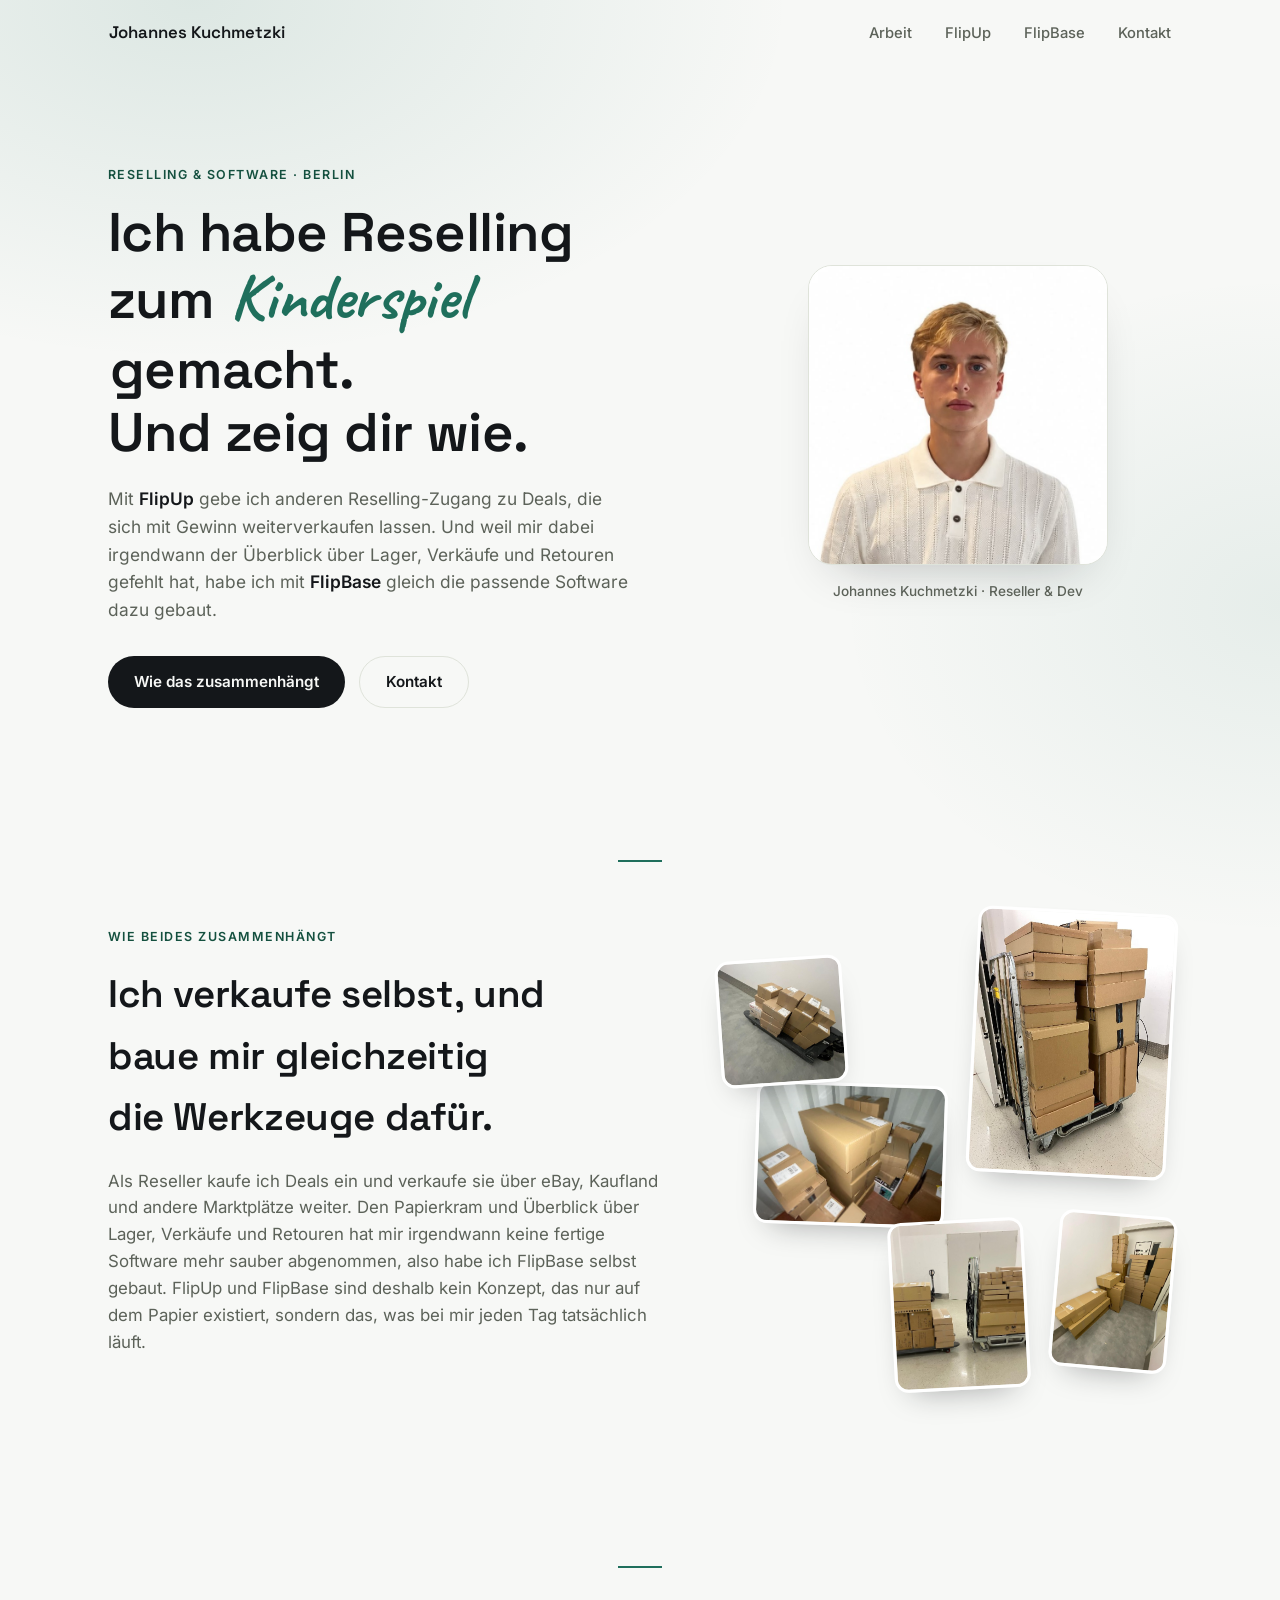
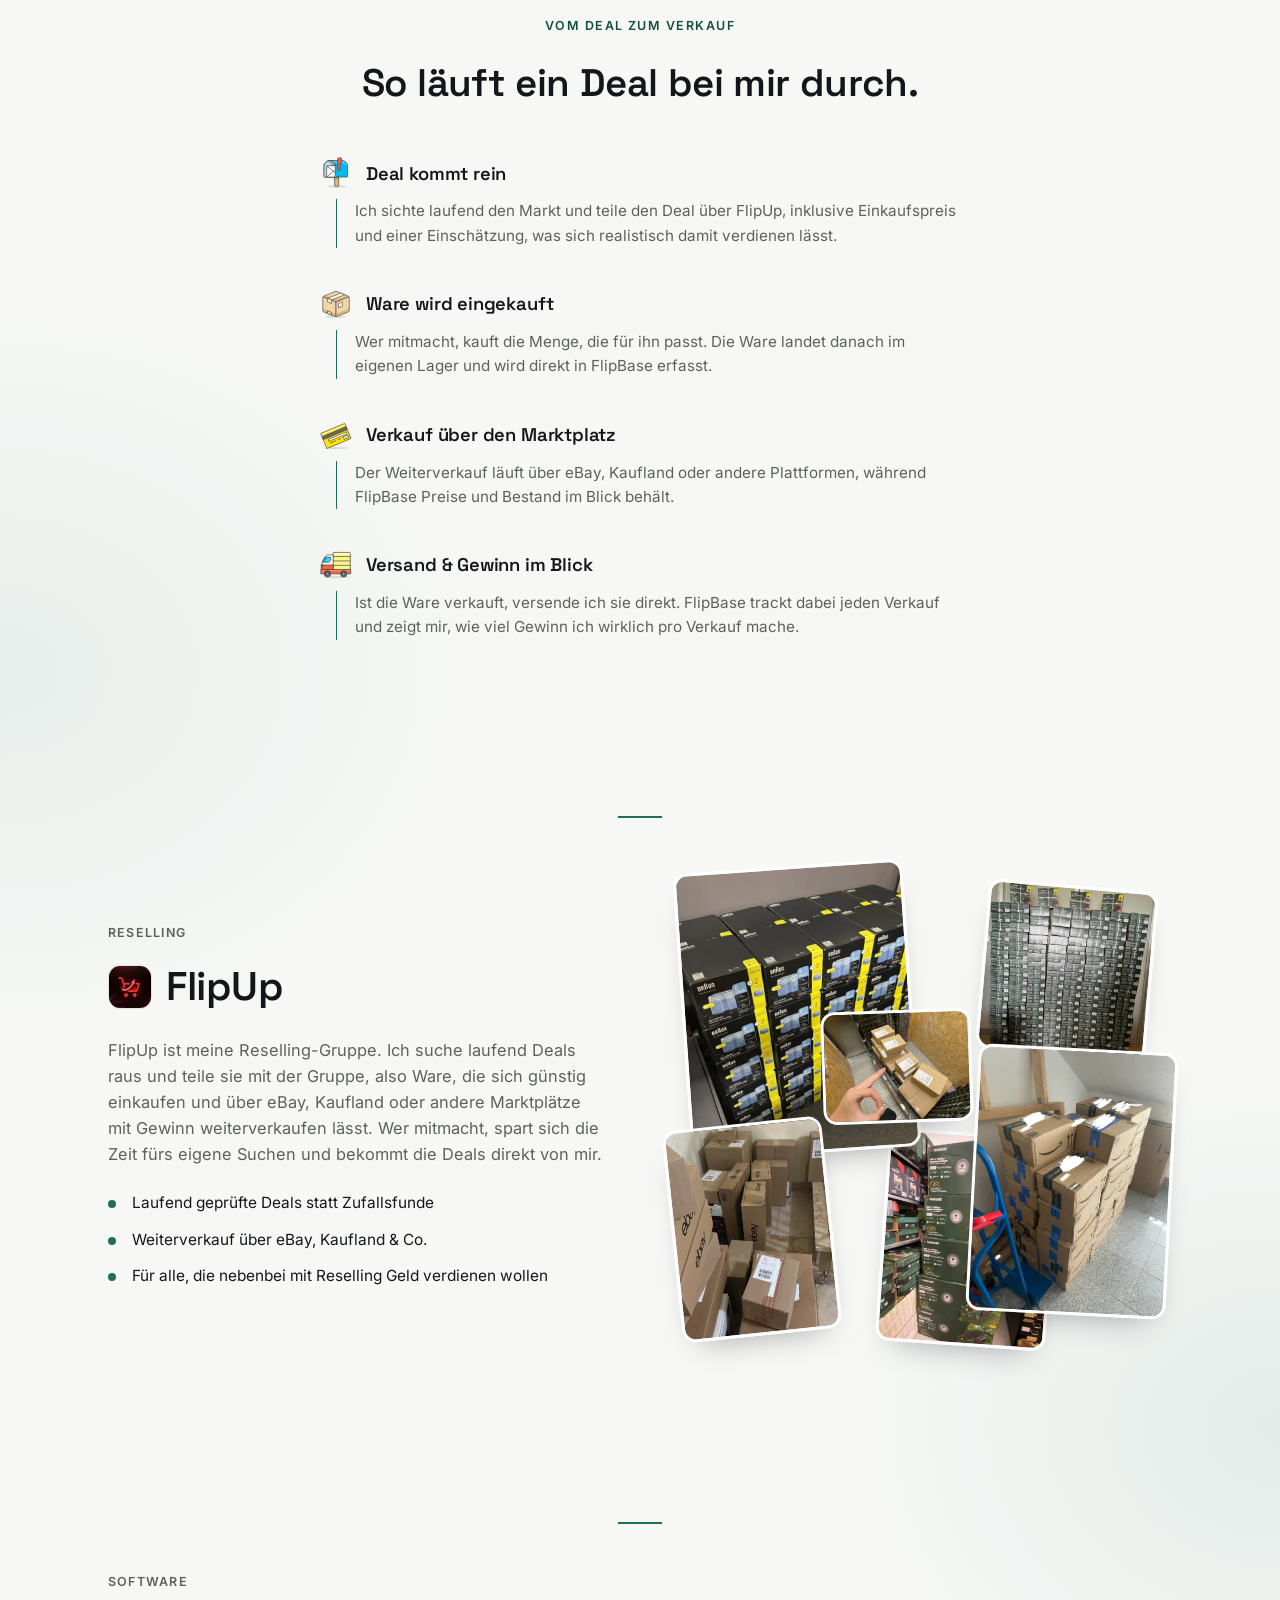
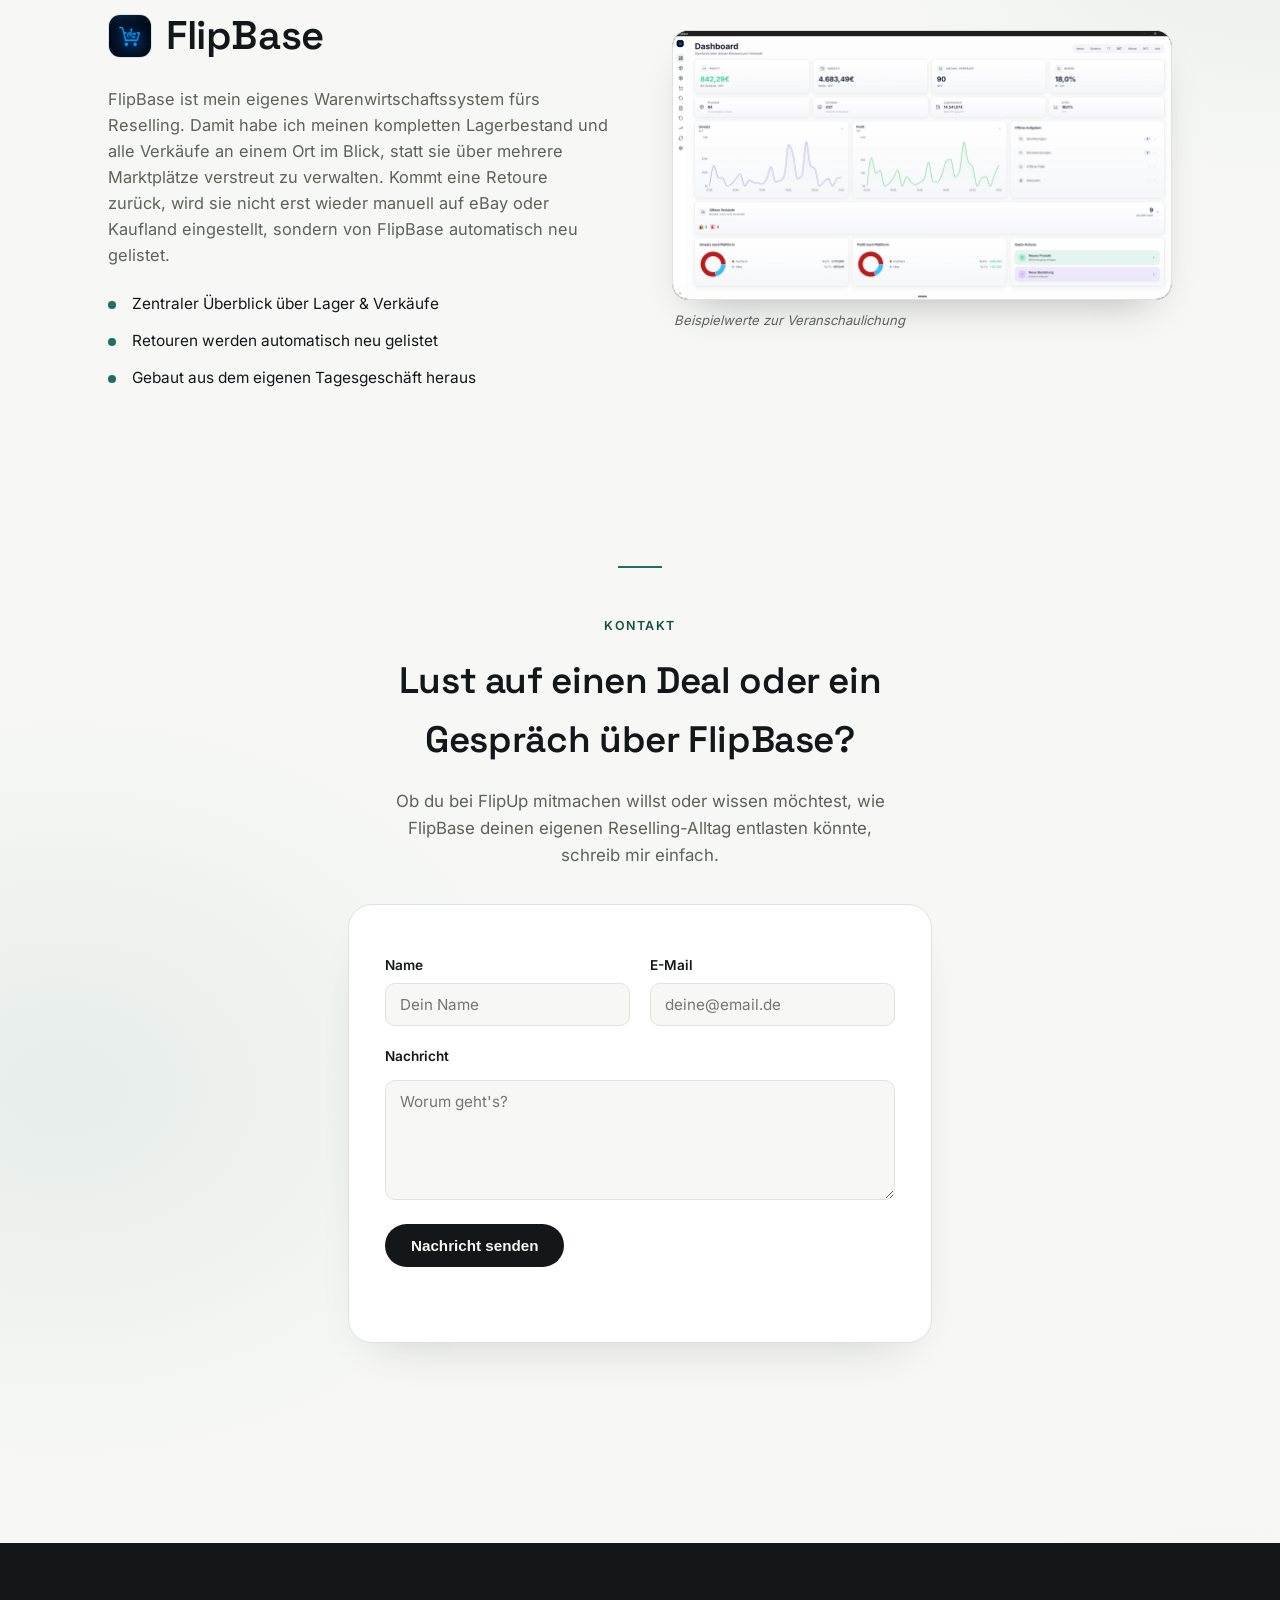
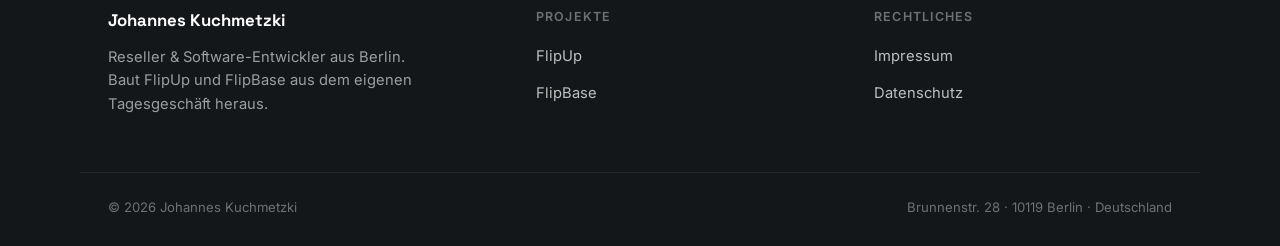
<file: index.html>
<!doctype html>
<html lang="de">
<head>
<meta charset="UTF-8">
<meta name="viewport" content="width=device-width, initial-scale=1.0">
<title>Johannes Kuchmetzki</title>
<meta name="description" content="Johannes Kuchmetzki, Reselling mit FlipUp, Warenwirtschaft mit FlipBase.">
<link rel="canonical" href="https://johanneskuchmetzki.de/">
<meta property="og:title" content="Johannes Kuchmetzki">
<meta property="og:description" content="Reselling mit FlipUp, Warenwirtschaft mit FlipBase.">
<meta property="og:type" content="website">
<meta property="og:url" content="https://johanneskuchmetzki.de/">
<link rel="icon" type="image/png" sizes="32x32" href="assets/favicon/favicon-32.png">
<link rel="icon" type="image/png" sizes="16x16" href="assets/favicon/favicon-16.png">
<link rel="apple-touch-icon" sizes="180x180" href="assets/favicon/favicon-180.png">
<link rel="stylesheet" href="style.css?v=13">
<script type="application/ld+json">
{
  "@context": "https://schema.org",
  "@type": "Person",
  "name": "Johannes Kuchmetzki",
  "url": "https://johanneskuchmetzki.de/",
  "jobTitle": "Reseller & Software-Entwickler",
  "address": {
    "@type": "PostalAddress",
    "streetAddress": "Brunnenstr. 28",
    "postalCode": "10119",
    "addressLocality": "Berlin",
    "addressCountry": "DE"
  },
  "email": "mailto:johanneskuchmetzki@gmail.com"
}
</script>
</head>
<body>

  <header class="nav" id="site-nav">
    <div class="nav-inner">
      <a class="nav-brand" href="#top">Johannes Kuchmetzki</a>
      <nav>
        <a href="#work">Arbeit</a>
        <a href="#flipup">FlipUp</a>
        <a href="#flipbase">FlipBase</a>
        <a href="#contact">Kontakt</a>
      </nav>
    </div>
  </header>

  <main id="top">

    <section class="hero">
      <div class="container hero-grid">
        <div class="hero-copy">
          <p class="eyebrow">Reselling &amp; Software · Berlin</p>
          <h1>Ich habe Reselling zum <span class="accent-script">Kinderspiel</span> gemacht.<br>Und zeig dir wie.</h1>
          <p class="hero-text">Mit <strong>FlipUp</strong> gebe ich anderen Reselling-Zugang zu Deals, die sich mit Gewinn weiterverkaufen lassen. Und weil mir dabei irgendwann der Überblick über Lager, Verkäufe und Retouren gefehlt hat, habe ich mit <strong>FlipBase</strong> gleich die passende Software dazu gebaut.</p>
          <div class="hero-actions">
            <a class="button" href="#work">Wie das zusammenhängt</a>
            <a class="button button-ghost" href="#contact">Kontakt</a>
          </div>
        </div>
        <div class="hero-portrait">
          <div class="portrait-frame">
            <img src="assets/portrait.jpg?v=3" alt="Portrait von Johannes Kuchmetzki">
          </div>
          <div class="portrait-tag">Johannes Kuchmetzki · Reseller &amp; Dev</div>
        </div>
      </div>
    </section>

    <section id="work" class="section intro">
      <div class="section-divider"></div>
      <div class="container intro-grid">
        <div>
          <p class="section-label">Wie beides zusammenhängt</p>
          <h2>Ich verkaufe selbst, und baue mir gleichzeitig die Werkzeuge dafür.</h2>
          <p class="lede">Als Reseller kaufe ich Deals ein und verkaufe sie über eBay, Kaufland und andere Marktplätze weiter. Den Papierkram und Überblick über Lager, Verkäufe und Retouren hat mir irgendwann keine fertige Software mehr sauber abgenommen, also habe ich FlipBase selbst gebaut. FlipUp und FlipBase sind deshalb kein Konzept, das nur auf dem Papier existiert, sondern das, was bei mir jeden Tag tatsächlich läuft.</p>
        </div>
        <div class="photo-collage collage-alt">
          <img src="assets/work-collage/photo-6.jpg" alt="Hoch gestapelte Pakete auf dem Transportwagen" class="photo w-1">
          <img src="assets/work-collage/photo-1.jpg" alt="Transportwagen mit Paketen im Lager" class="photo w-2">
          <img src="assets/work-collage/photo-7.jpg" alt="Gestapelte Kartons in der Lagerecke" class="photo w-3">
          <img src="assets/work-collage/photo-5.jpg" alt="Zwei Transportwagen voller Pakete" class="photo w-4">
          <img src="assets/work-collage/photo-4.jpg" alt="Gestapelte Ware im Lager" class="photo w-5">
        </div>
      </div>
    </section>

    <section class="section process alt">
      <div class="section-divider"></div>
      <div class="container">
        <p class="section-label">Vom Deal zum Verkauf</p>
        <h2>So läuft ein Deal bei mir durch.</h2>
        <div class="process-grid">
          <div class="process-step">
            <div class="process-heading">
              <img src="assets/icons/deal.svg?v=2" alt="" class="process-icon">
              <h3>Deal kommt rein</h3>
            </div>
            <div class="process-body">
              <p>Ich sichte laufend den Markt und teile den Deal über FlipUp, inklusive Einkaufspreis und einer Einschätzung, was sich realistisch damit verdienen lässt.</p>
            </div>
          </div>
          <div class="process-step">
            <div class="process-heading">
              <img src="assets/icons/package.svg?v=2" alt="" class="process-icon">
              <h3>Ware wird eingekauft</h3>
            </div>
            <div class="process-body">
              <p>Wer mitmacht, kauft die Menge, die für ihn passt. Die Ware landet danach im eigenen Lager und wird direkt in FlipBase erfasst.</p>
            </div>
          </div>
          <div class="process-step">
            <div class="process-heading">
              <img src="assets/icons/shop.svg?v=2" alt="" class="process-icon">
              <h3>Verkauf über den Marktplatz</h3>
            </div>
            <div class="process-body">
              <p>Der Weiterverkauf läuft über eBay, Kaufland oder andere Plattformen, während FlipBase Preise und Bestand im Blick behält.</p>
            </div>
          </div>
          <div class="process-step">
            <div class="process-heading">
              <img src="assets/icons/shipped.svg?v=2" alt="" class="process-icon">
              <h3>Versand &amp; Gewinn im Blick</h3>
            </div>
            <div class="process-body">
              <p>Ist die Ware verkauft, versende ich sie direkt. FlipBase trackt dabei jeden Verkauf und zeigt mir, wie viel Gewinn ich wirklich pro Verkauf mache.</p>
            </div>
          </div>
        </div>
      </div>
    </section>

    <section id="flipup" class="section product">
      <div class="section-divider"></div>
      <div class="container product-grid">
        <div class="product-copy">
          <p class="product-label">Reselling</p>
          <div class="product-heading">
            <img src="assets/logos/flipup-logo.jpg" alt="FlipUp Logo" class="product-logo">
            <a href="https://flipupde.de" target="_blank" rel="noopener" class="product-heading-link"><h2>FlipUp</h2></a>
          </div>
          <p class="product-desc">FlipUp ist meine Reselling-Gruppe. Ich suche laufend Deals raus und teile sie mit der Gruppe, also Ware, die sich günstig einkaufen und über eBay, Kaufland oder andere Marktplätze mit Gewinn weiterverkaufen lässt. Wer mitmacht, spart sich die Zeit fürs eigene Suchen und bekommt die Deals direkt von mir.</p>
          <ul class="product-points">
            <li>Laufend geprüfte Deals statt Zufallsfunde</li>
            <li>Weiterverkauf über eBay, Kaufland &amp; Co.</li>
            <li>Für alle, die nebenbei mit Reselling Geld verdienen wollen</li>
          </ul>
        </div>
        <div class="product-visual">
          <div class="photo-collage">
            <img src="assets/flipup/deal-1.webp" alt="Palette mit eingekauften Deal-Produkten" class="photo c-1">
            <img src="assets/flipup/deal-9.webp" alt="Aufgebaute Palette mit Akku-Sets" class="photo c-2">
            <img src="assets/flipup/deal-4.webp" alt="Amazon-Pakete im Lager" class="photo c-3">
            <img src="assets/flipup/deal-2.webp" alt="Versandkartons für eBay-Bestellungen" class="photo c-4">
            <img src="assets/flipup/deal-13.webp" alt="Pakete für den Versand vorbereitet" class="photo c-5">
            <img src="assets/flipup/deal-5.webp" alt="Gelagerte Ware bereit zum Versand" class="photo c-6">
          </div>
        </div>
      </div>
    </section>

    <section id="flipbase" class="section product product-reverse alt">
      <div class="section-divider"></div>
      <div class="container product-grid">
        <div class="product-copy">
          <p class="product-label">Software</p>
          <div class="product-heading">
            <img src="assets/logos/flipbase-logo.png?v=2" alt="FlipBase Logo" class="product-logo">
            <a href="https://flipbase.xyz" target="_blank" rel="noopener" class="product-heading-link"><h2>FlipBase</h2></a>
          </div>
          <p class="product-desc">FlipBase ist mein eigenes Warenwirtschaftssystem fürs Reselling. Damit habe ich meinen kompletten Lagerbestand und alle Verkäufe an einem Ort im Blick, statt sie über mehrere Marktplätze verstreut zu verwalten. Kommt eine Retoure zurück, wird sie nicht erst wieder manuell auf eBay oder Kaufland eingestellt, sondern von FlipBase automatisch neu gelistet.</p>
          <ul class="product-points">
            <li>Zentraler Überblick über Lager &amp; Verkäufe</li>
            <li>Retouren werden automatisch neu gelistet</li>
            <li>Gebaut aus dem eigenen Tagesgeschäft heraus</li>
          </ul>
        </div>
        <div class="product-visual">
          <div class="dashboard-frame">
            <img src="assets/flipbase/dashboard.png?v=2" alt="FlipBase Dashboard mit Umsatz, Profit und Lagerbestand">
          </div>
          <p class="photo-caption">Beispielwerte zur Veranschaulichung</p>
        </div>
      </div>
    </section>

    <section id="contact" class="section contact">
      <div class="section-divider"></div>
      <div class="container contact-center">
        <p class="section-label">Kontakt</p>
        <h2>Lust auf einen Deal oder ein Gespräch über FlipBase?</h2>
        <p class="lede">Ob du bei FlipUp mitmachen willst oder wissen möchtest, wie FlipBase deinen eigenen Reselling-Alltag entlasten könnte, schreib mir einfach.</p>

        <form class="contact-form" id="contact-form">
          <input type="hidden" name="access_key" value="a005b5ab-7905-478a-b794-3e7efb199d5d">
          <input type="hidden" name="subject" value="Kontakt über johanneskuchmetzki.de">
          <input type="checkbox" name="botcheck" style="display:none" tabindex="-1" autocomplete="off">
          <div class="contact-form-row">
            <div>
              <label for="cf-name">Name</label>
              <input type="text" id="cf-name" name="name" placeholder="Dein Name" required>
            </div>
            <div>
              <label for="cf-email">E-Mail</label>
              <input type="email" id="cf-email" name="email" placeholder="deine@email.de" required>
            </div>
          </div>
          <label for="cf-message">Nachricht</label>
          <textarea id="cf-message" name="message" placeholder="Worum geht's?" required></textarea>
          <button type="submit" class="button" id="cf-submit">Nachricht senden</button>
          <p class="contact-form-status" id="cf-status" role="status"></p>
        </form>
      </div>
    </section>

  </main>

  <footer class="footer">
    <div class="container footer-grid">
      <div>
        <p class="footer-brand">Johannes Kuchmetzki</p>
        <p class="footer-tagline">Reseller &amp; Software-Entwickler aus Berlin. Baut FlipUp und FlipBase aus dem eigenen Tagesgeschäft heraus.</p>
      </div>
      <div>
        <p class="footer-heading">Projekte</p>
        <ul class="footer-links">
          <li><a href="https://flipupde.de" target="_blank" rel="noopener">FlipUp</a></li>
          <li><a href="https://flipbase.xyz" target="_blank" rel="noopener">FlipBase</a></li>
        </ul>
      </div>
      <div>
        <p class="footer-heading">Rechtliches</p>
        <ul class="footer-links">
          <li><a href="impressum.html">Impressum</a></li>
          <li><a href="datenschutz.html">Datenschutz</a></li>
        </ul>
      </div>
    </div>
    <div class="container footer-bottom">
      <span>© 2026 Johannes Kuchmetzki</span>
      <span>Brunnenstr. 28 · 10119 Berlin · Deutschland</span>
    </div>
  </footer>

  <script>
    var siteNav = document.getElementById('site-nav');
    function updateNavScroll() {
      if (window.scrollY > 24) {
        siteNav.classList.add('scrolled');
      } else {
        siteNav.classList.remove('scrolled');
      }
    }
    updateNavScroll();
    window.addEventListener('scroll', updateNavScroll, { passive: true });
  </script>

  <script>
    var contactForm = document.getElementById('contact-form');
    if (contactForm) {
      contactForm.addEventListener('submit', function (e) {
        e.preventDefault();
        var statusEl = document.getElementById('cf-status');
        var submitBtn = document.getElementById('cf-submit');
        var formData = new FormData(contactForm);
        var object = {};
        formData.forEach(function (value, key) { object[key] = value; });

        submitBtn.disabled = true;
        submitBtn.textContent = 'Wird gesendet …';
        statusEl.textContent = '';
        statusEl.className = 'contact-form-status';

        fetch('https://api.web3forms.com/submit', {
          method: 'POST',
          headers: { 'Content-Type': 'application/json', Accept: 'application/json' },
          body: JSON.stringify(object)
        })
          .then(function (res) { return res.json(); })
          .then(function (data) {
            if (data.success) {
              contactForm.reset();
              statusEl.textContent = 'Danke, deine Nachricht ist angekommen!';
              statusEl.className = 'contact-form-status success';
            } else {
              throw new Error(data.message || 'Unbekannter Fehler');
            }
          })
          .catch(function () {
            statusEl.textContent = 'Senden hat nicht geklappt. Schreib mir gerne direkt an johanneskuchmetzki@gmail.com.';
            statusEl.className = 'contact-form-status error';
          })
          .finally(function () {
            submitBtn.disabled = false;
            submitBtn.textContent = 'Nachricht senden';
          });
      });
    }
  </script>

</body>
</html>
</file>
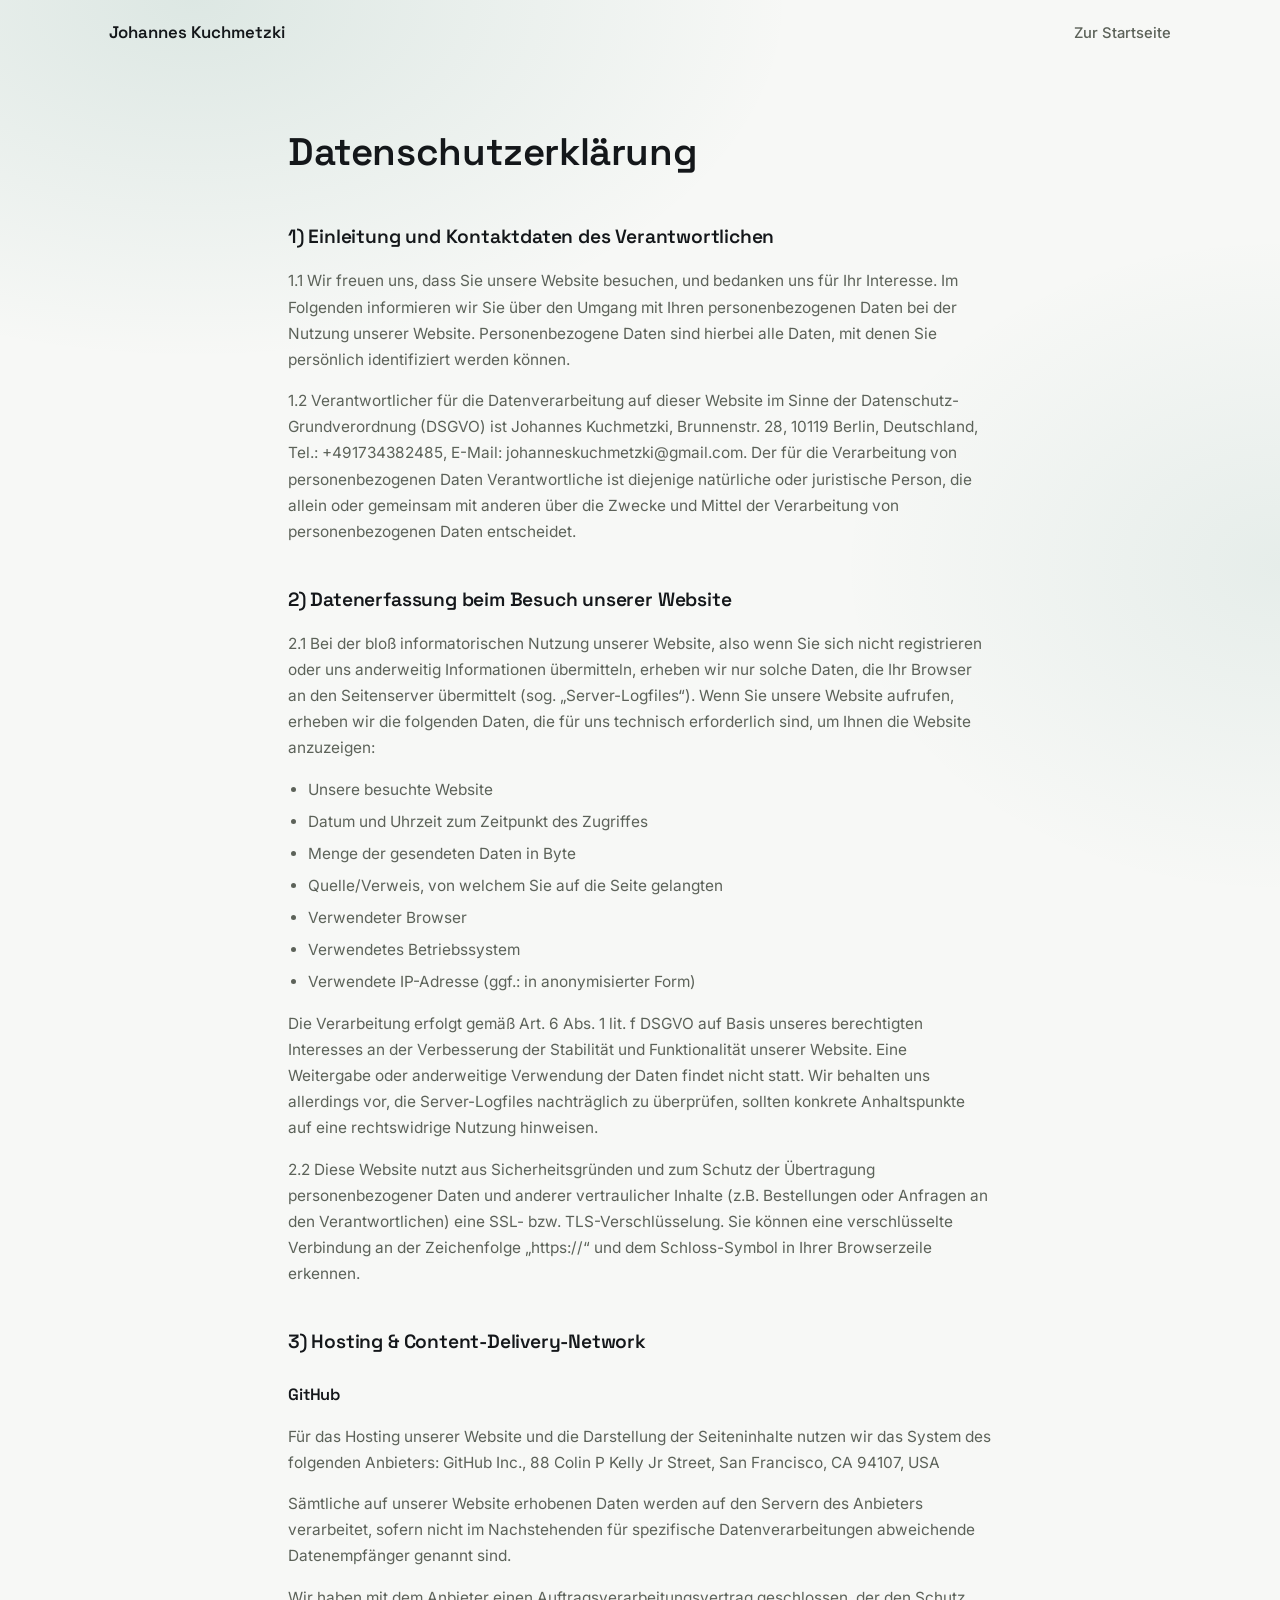
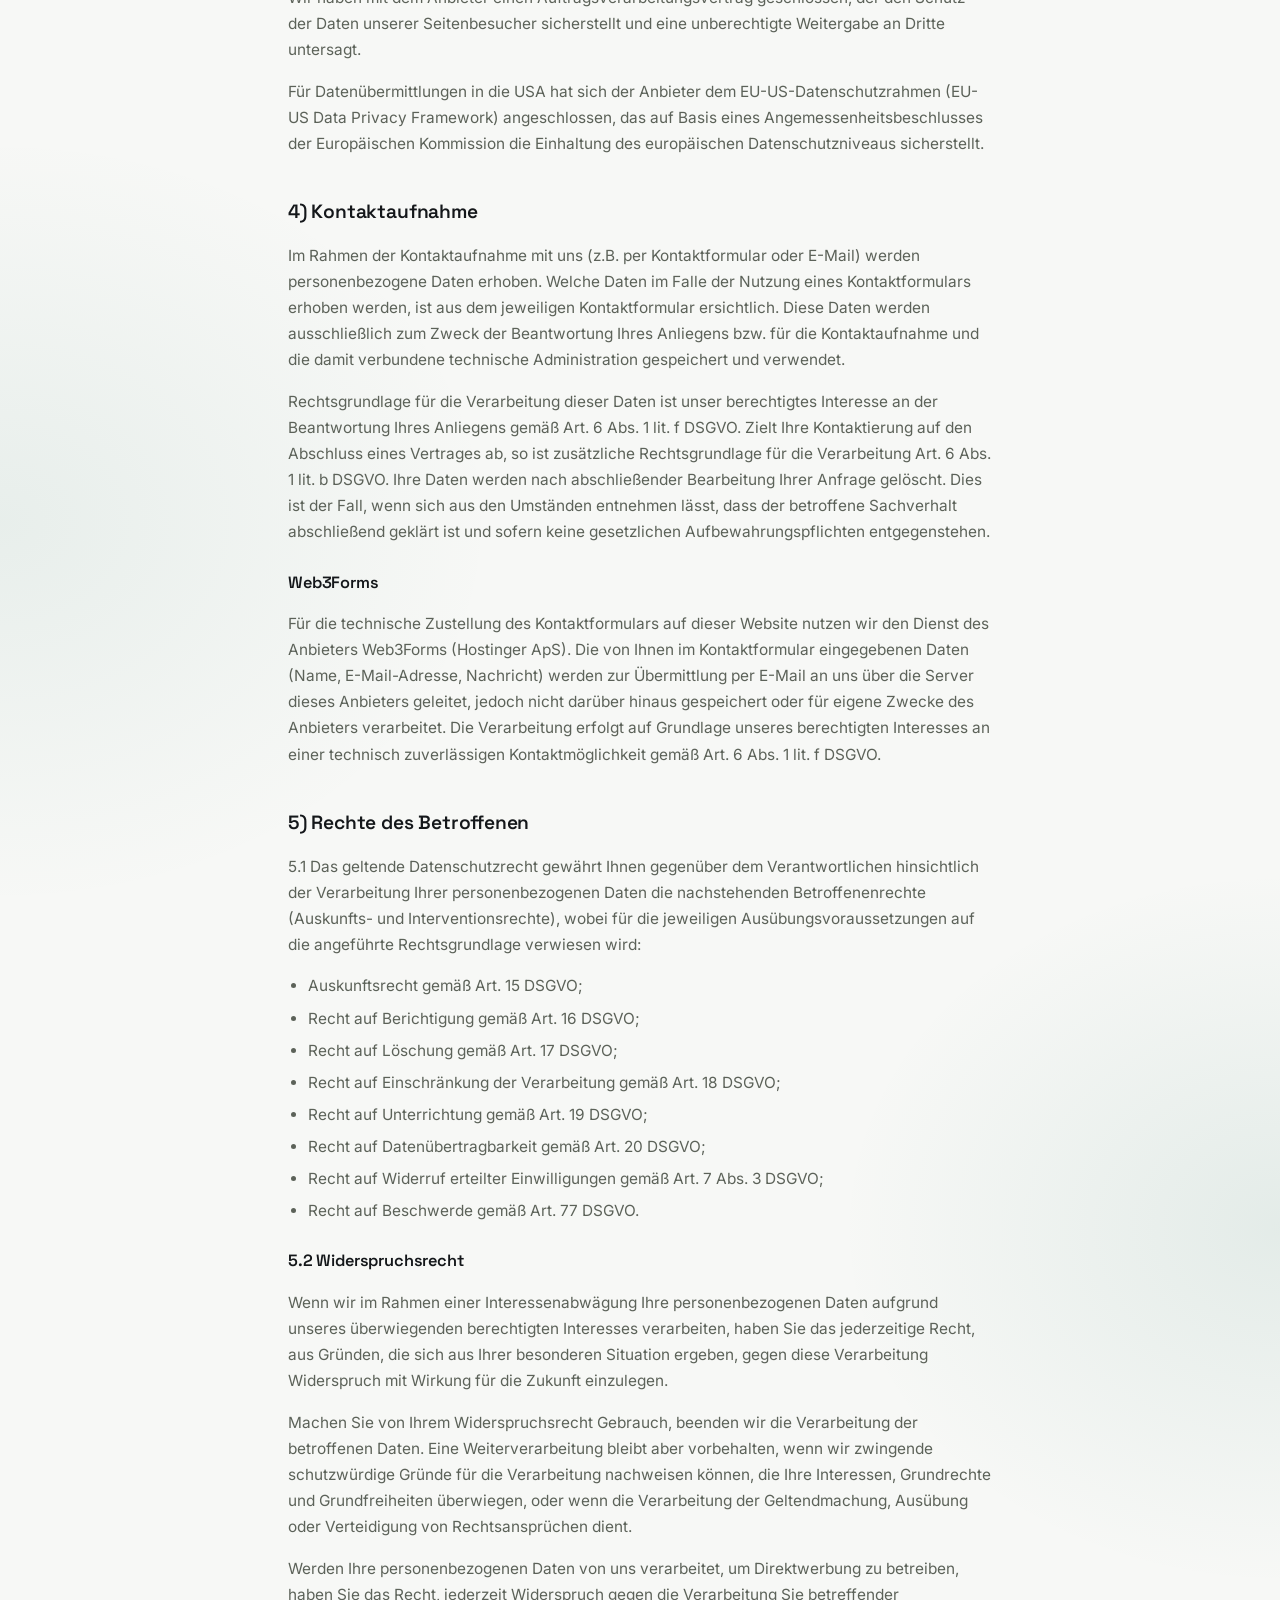
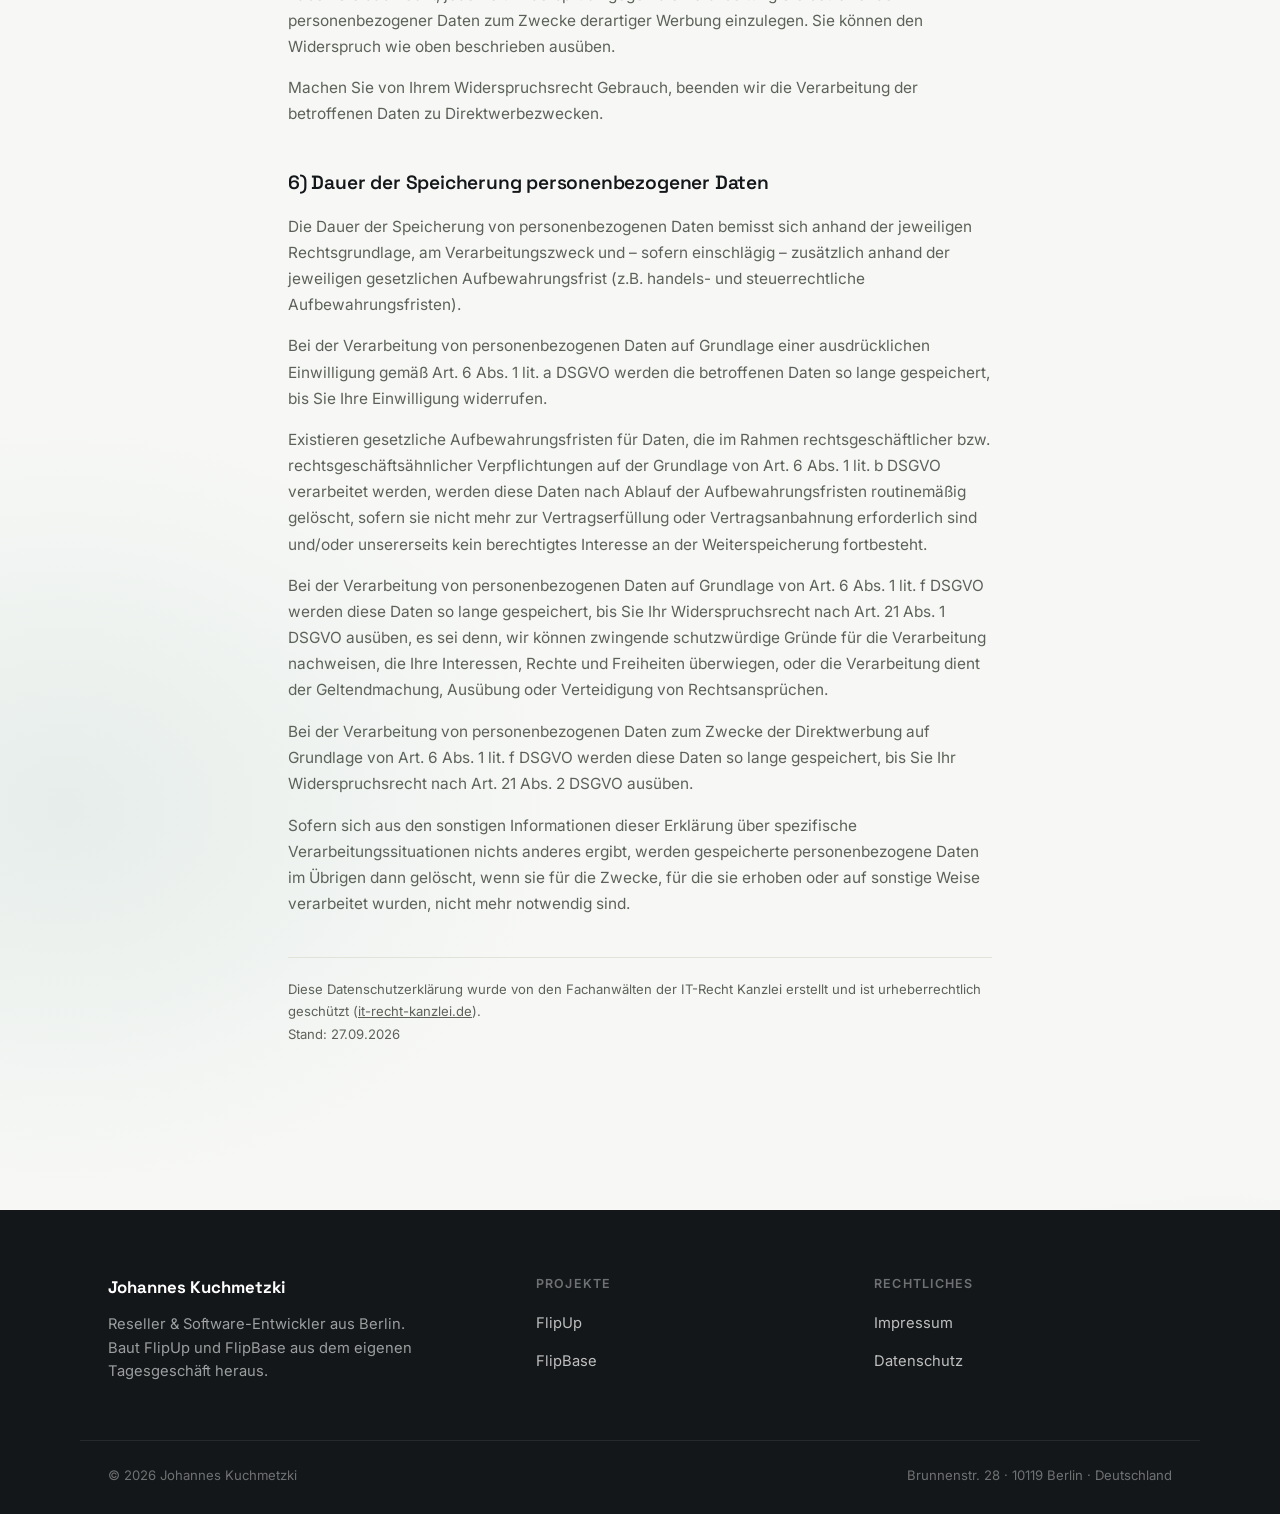
<file: datenschutz.html>
<!doctype html>
<html lang="de">
<head>
<meta charset="UTF-8">
<meta name="viewport" content="width=device-width, initial-scale=1.0">
<title>Datenschutzerklärung — Johannes Kuchmetzki</title>
<link rel="icon" type="image/png" sizes="32x32" href="assets/favicon/favicon-32.png">
<link rel="icon" type="image/png" sizes="16x16" href="assets/favicon/favicon-16.png">
<link rel="apple-touch-icon" sizes="180x180" href="assets/favicon/favicon-180.png">
<link rel="stylesheet" href="style.css?v=13">
</head>
<body>

  <header class="nav" id="site-nav">
    <div class="nav-inner">
      <a class="nav-brand" href="index.html">Johannes Kuchmetzki</a>
      <nav>
        <a href="index.html">Zur Startseite</a>
      </nav>
    </div>
  </header>

  <main>
    <section class="section legal">
      <div class="container legal-content">
        <h1>Datenschutzerklärung</h1>

        <h2>1) Einleitung und Kontaktdaten des Verantwortlichen</h2>
        <p>1.1 Wir freuen uns, dass Sie unsere Website besuchen, und bedanken uns für Ihr Interesse. Im Folgenden informieren wir Sie über den Umgang mit Ihren personenbezogenen Daten bei der Nutzung unserer Website. Personenbezogene Daten sind hierbei alle Daten, mit denen Sie persönlich identifiziert werden können.</p>
        <p>1.2 Verantwortlicher für die Datenverarbeitung auf dieser Website im Sinne der Datenschutz-Grundverordnung (DSGVO) ist Johannes Kuchmetzki, Brunnenstr. 28, 10119 Berlin, Deutschland, Tel.: +491734382485, E-Mail: johanneskuchmetzki@gmail.com. Der für die Verarbeitung von personenbezogenen Daten Verantwortliche ist diejenige natürliche oder juristische Person, die allein oder gemeinsam mit anderen über die Zwecke und Mittel der Verarbeitung von personenbezogenen Daten entscheidet.</p>

        <h2>2) Datenerfassung beim Besuch unserer Website</h2>
        <p>2.1 Bei der bloß informatorischen Nutzung unserer Website, also wenn Sie sich nicht registrieren oder uns anderweitig Informationen übermitteln, erheben wir nur solche Daten, die Ihr Browser an den Seitenserver übermittelt (sog. „Server-Logfiles“). Wenn Sie unsere Website aufrufen, erheben wir die folgenden Daten, die für uns technisch erforderlich sind, um Ihnen die Website anzuzeigen:</p>
        <ul>
          <li>Unsere besuchte Website</li>
          <li>Datum und Uhrzeit zum Zeitpunkt des Zugriffes</li>
          <li>Menge der gesendeten Daten in Byte</li>
          <li>Quelle/Verweis, von welchem Sie auf die Seite gelangten</li>
          <li>Verwendeter Browser</li>
          <li>Verwendetes Betriebssystem</li>
          <li>Verwendete IP-Adresse (ggf.: in anonymisierter Form)</li>
        </ul>
        <p>Die Verarbeitung erfolgt gemäß Art. 6 Abs. 1 lit. f DSGVO auf Basis unseres berechtigten Interesses an der Verbesserung der Stabilität und Funktionalität unserer Website. Eine Weitergabe oder anderweitige Verwendung der Daten findet nicht statt. Wir behalten uns allerdings vor, die Server-Logfiles nachträglich zu überprüfen, sollten konkrete Anhaltspunkte auf eine rechtswidrige Nutzung hinweisen.</p>
        <p>2.2 Diese Website nutzt aus Sicherheitsgründen und zum Schutz der Übertragung personenbezogener Daten und anderer vertraulicher Inhalte (z.B. Bestellungen oder Anfragen an den Verantwortlichen) eine SSL- bzw. TLS-Verschlüsselung. Sie können eine verschlüsselte Verbindung an der Zeichenfolge „https://“ und dem Schloss-Symbol in Ihrer Browserzeile erkennen.</p>

        <h2>3) Hosting & Content-Delivery-Network</h2>
        <h3>GitHub</h3>
        <p>Für das Hosting unserer Website und die Darstellung der Seiteninhalte nutzen wir das System des folgenden Anbieters: GitHub Inc., 88 Colin P Kelly Jr Street, San Francisco, CA 94107, USA</p>
        <p>Sämtliche auf unserer Website erhobenen Daten werden auf den Servern des Anbieters verarbeitet, sofern nicht im Nachstehenden für spezifische Datenverarbeitungen abweichende Datenempfänger genannt sind.</p>
        <p>Wir haben mit dem Anbieter einen Auftragsverarbeitungsvertrag geschlossen, der den Schutz der Daten unserer Seitenbesucher sicherstellt und eine unberechtigte Weitergabe an Dritte untersagt.</p>
        <p>Für Datenübermittlungen in die USA hat sich der Anbieter dem EU-US-Datenschutzrahmen (EU-US Data Privacy Framework) angeschlossen, das auf Basis eines Angemessenheitsbeschlusses der Europäischen Kommission die Einhaltung des europäischen Datenschutzniveaus sicherstellt.</p>

        <h2>4) Kontaktaufnahme</h2>
        <p>Im Rahmen der Kontaktaufnahme mit uns (z.B. per Kontaktformular oder E-Mail) werden personenbezogene Daten erhoben. Welche Daten im Falle der Nutzung eines Kontaktformulars erhoben werden, ist aus dem jeweiligen Kontaktformular ersichtlich. Diese Daten werden ausschließlich zum Zweck der Beantwortung Ihres Anliegens bzw. für die Kontaktaufnahme und die damit verbundene technische Administration gespeichert und verwendet.</p>
        <p>Rechtsgrundlage für die Verarbeitung dieser Daten ist unser berechtigtes Interesse an der Beantwortung Ihres Anliegens gemäß Art. 6 Abs. 1 lit. f DSGVO. Zielt Ihre Kontaktierung auf den Abschluss eines Vertrages ab, so ist zusätzliche Rechtsgrundlage für die Verarbeitung Art. 6 Abs. 1 lit. b DSGVO. Ihre Daten werden nach abschließender Bearbeitung Ihrer Anfrage gelöscht. Dies ist der Fall, wenn sich aus den Umständen entnehmen lässt, dass der betroffene Sachverhalt abschließend geklärt ist und sofern keine gesetzlichen Aufbewahrungspflichten entgegenstehen.</p>
        <h3>Web3Forms</h3>
        <p>Für die technische Zustellung des Kontaktformulars auf dieser Website nutzen wir den Dienst des Anbieters Web3Forms (Hostinger ApS). Die von Ihnen im Kontaktformular eingegebenen Daten (Name, E-Mail-Adresse, Nachricht) werden zur Übermittlung per E-Mail an uns über die Server dieses Anbieters geleitet, jedoch nicht darüber hinaus gespeichert oder für eigene Zwecke des Anbieters verarbeitet. Die Verarbeitung erfolgt auf Grundlage unseres berechtigten Interesses an einer technisch zuverlässigen Kontaktmöglichkeit gemäß Art. 6 Abs. 1 lit. f DSGVO.</p>

        <h2>5) Rechte des Betroffenen</h2>
        <p>5.1 Das geltende Datenschutzrecht gewährt Ihnen gegenüber dem Verantwortlichen hinsichtlich der Verarbeitung Ihrer personenbezogenen Daten die nachstehenden Betroffenenrechte (Auskunfts- und Interventionsrechte), wobei für die jeweiligen Ausübungsvoraussetzungen auf die angeführte Rechtsgrundlage verwiesen wird:</p>
        <ul>
          <li>Auskunftsrecht gemäß Art. 15 DSGVO;</li>
          <li>Recht auf Berichtigung gemäß Art. 16 DSGVO;</li>
          <li>Recht auf Löschung gemäß Art. 17 DSGVO;</li>
          <li>Recht auf Einschränkung der Verarbeitung gemäß Art. 18 DSGVO;</li>
          <li>Recht auf Unterrichtung gemäß Art. 19 DSGVO;</li>
          <li>Recht auf Datenübertragbarkeit gemäß Art. 20 DSGVO;</li>
          <li>Recht auf Widerruf erteilter Einwilligungen gemäß Art. 7 Abs. 3 DSGVO;</li>
          <li>Recht auf Beschwerde gemäß Art. 77 DSGVO.</li>
        </ul>
        <h3>5.2 Widerspruchsrecht</h3>
        <p>Wenn wir im Rahmen einer Interessenabwägung Ihre personenbezogenen Daten aufgrund unseres überwiegenden berechtigten Interesses verarbeiten, haben Sie das jederzeitige Recht, aus Gründen, die sich aus Ihrer besonderen Situation ergeben, gegen diese Verarbeitung Widerspruch mit Wirkung für die Zukunft einzulegen.</p>
        <p>Machen Sie von Ihrem Widerspruchsrecht Gebrauch, beenden wir die Verarbeitung der betroffenen Daten. Eine Weiterverarbeitung bleibt aber vorbehalten, wenn wir zwingende schutzwürdige Gründe für die Verarbeitung nachweisen können, die Ihre Interessen, Grundrechte und Grundfreiheiten überwiegen, oder wenn die Verarbeitung der Geltendmachung, Ausübung oder Verteidigung von Rechtsansprüchen dient.</p>
        <p>Werden Ihre personenbezogenen Daten von uns verarbeitet, um Direktwerbung zu betreiben, haben Sie das Recht, jederzeit Widerspruch gegen die Verarbeitung Sie betreffender personenbezogener Daten zum Zwecke derartiger Werbung einzulegen. Sie können den Widerspruch wie oben beschrieben ausüben.</p>
        <p>Machen Sie von Ihrem Widerspruchsrecht Gebrauch, beenden wir die Verarbeitung der betroffenen Daten zu Direktwerbezwecken.</p>

        <h2>6) Dauer der Speicherung personenbezogener Daten</h2>
        <p>Die Dauer der Speicherung von personenbezogenen Daten bemisst sich anhand der jeweiligen Rechtsgrundlage, am Verarbeitungszweck und – sofern einschlägig – zusätzlich anhand der jeweiligen gesetzlichen Aufbewahrungsfrist (z.B. handels- und steuerrechtliche Aufbewahrungsfristen).</p>
        <p>Bei der Verarbeitung von personenbezogenen Daten auf Grundlage einer ausdrücklichen Einwilligung gemäß Art. 6 Abs. 1 lit. a DSGVO werden die betroffenen Daten so lange gespeichert, bis Sie Ihre Einwilligung widerrufen.</p>
        <p>Existieren gesetzliche Aufbewahrungsfristen für Daten, die im Rahmen rechtsgeschäftlicher bzw. rechtsgeschäftsähnlicher Verpflichtungen auf der Grundlage von Art. 6 Abs. 1 lit. b DSGVO verarbeitet werden, werden diese Daten nach Ablauf der Aufbewahrungsfristen routinemäßig gelöscht, sofern sie nicht mehr zur Vertragserfüllung oder Vertragsanbahnung erforderlich sind und/oder unsererseits kein berechtigtes Interesse an der Weiterspeicherung fortbesteht.</p>
        <p>Bei der Verarbeitung von personenbezogenen Daten auf Grundlage von Art. 6 Abs. 1 lit. f DSGVO werden diese Daten so lange gespeichert, bis Sie Ihr Widerspruchsrecht nach Art. 21 Abs. 1 DSGVO ausüben, es sei denn, wir können zwingende schutzwürdige Gründe für die Verarbeitung nachweisen, die Ihre Interessen, Rechte und Freiheiten überwiegen, oder die Verarbeitung dient der Geltendmachung, Ausübung oder Verteidigung von Rechtsansprüchen.</p>
        <p>Bei der Verarbeitung von personenbezogenen Daten zum Zwecke der Direktwerbung auf Grundlage von Art. 6 Abs. 1 lit. f DSGVO werden diese Daten so lange gespeichert, bis Sie Ihr Widerspruchsrecht nach Art. 21 Abs. 2 DSGVO ausüben.</p>
        <p>Sofern sich aus den sonstigen Informationen dieser Erklärung über spezifische Verarbeitungssituationen nichts anderes ergibt, werden gespeicherte personenbezogene Daten im Übrigen dann gelöscht, wenn sie für die Zwecke, für die sie erhoben oder auf sonstige Weise verarbeitet wurden, nicht mehr notwendig sind.</p>

        <p class="legal-copyright">Diese Datenschutzerklärung wurde von den Fachanwälten der IT-Recht Kanzlei erstellt und ist urheberrechtlich geschützt (<a href="https://www.it-recht-kanzlei.de" target="_blank" rel="noopener">it-recht-kanzlei.de</a>).<br>Stand: 27.09.2026</p>
      </div>
    </section>
  </main>

  <footer class="footer">
    <div class="container footer-grid">
      <div>
        <p class="footer-brand">Johannes Kuchmetzki</p>
        <p class="footer-tagline">Reseller &amp; Software-Entwickler aus Berlin. Baut FlipUp und FlipBase aus dem eigenen Tagesgeschäft heraus.</p>
      </div>
      <div>
        <p class="footer-heading">Projekte</p>
        <ul class="footer-links">
          <li><a href="https://flipupde.de" target="_blank" rel="noopener">FlipUp</a></li>
          <li><a href="https://flipbase.xyz" target="_blank" rel="noopener">FlipBase</a></li>
        </ul>
      </div>
      <div>
        <p class="footer-heading">Rechtliches</p>
        <ul class="footer-links">
          <li><a href="impressum.html">Impressum</a></li>
          <li><a href="datenschutz.html">Datenschutz</a></li>
        </ul>
      </div>
    </div>
    <div class="container footer-bottom">
      <span>© 2026 Johannes Kuchmetzki</span>
      <span>Brunnenstr. 28 · 10119 Berlin · Deutschland</span>
    </div>
  </footer>

  <script>
    var siteNav = document.getElementById('site-nav');
    function updateNavScroll() {
      if (window.scrollY > 24) {
        siteNav.classList.add('scrolled');
      } else {
        siteNav.classList.remove('scrolled');
      }
    }
    updateNavScroll();
    window.addEventListener('scroll', updateNavScroll, { passive: true });
  </script>

</body>
</html>
</file>
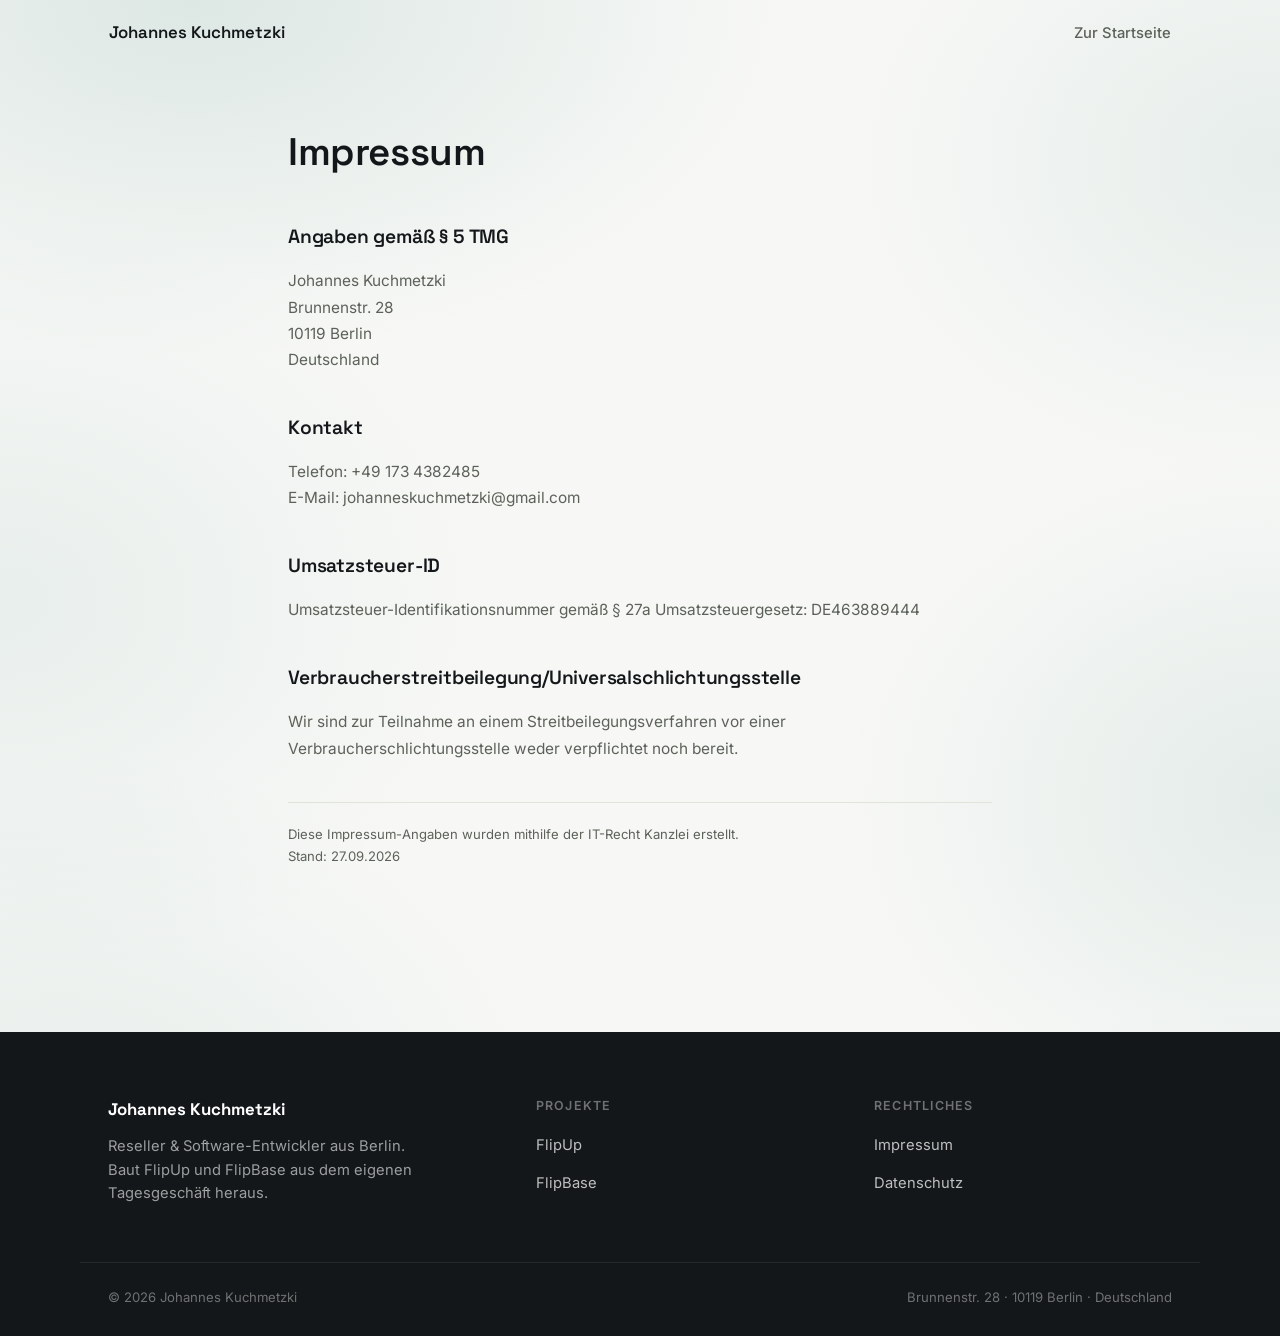
<file: impressum.html>
<!doctype html>
<html lang="de">
<head>
<meta charset="UTF-8">
<meta name="viewport" content="width=device-width, initial-scale=1.0">
<title>Impressum — Johannes Kuchmetzki</title>
<link rel="icon" type="image/png" sizes="32x32" href="assets/favicon/favicon-32.png">
<link rel="icon" type="image/png" sizes="16x16" href="assets/favicon/favicon-16.png">
<link rel="apple-touch-icon" sizes="180x180" href="assets/favicon/favicon-180.png">
<link rel="stylesheet" href="style.css?v=13">
</head>
<body>

  <header class="nav" id="site-nav">
    <div class="nav-inner">
      <a class="nav-brand" href="index.html">Johannes Kuchmetzki</a>
      <nav>
        <a href="index.html">Zur Startseite</a>
      </nav>
    </div>
  </header>

  <main>
    <section class="section legal">
      <div class="container legal-content">
        <h1>Impressum</h1>

        <h2>Angaben gemäß § 5 TMG</h2>
        <p>Johannes Kuchmetzki<br>
        Brunnenstr. 28<br>
        10119 Berlin<br>
        Deutschland</p>

        <h2>Kontakt</h2>
        <p>Telefon: +49 173 4382485<br>
        E-Mail: johanneskuchmetzki@gmail.com</p>

        <h2>Umsatzsteuer-ID</h2>
        <p>Umsatzsteuer-Identifikationsnummer gemäß § 27a Umsatzsteuergesetz: DE463889444</p>

        <h2>Verbraucherstreitbeilegung/Universalschlichtungsstelle</h2>
        <p>Wir sind zur Teilnahme an einem Streitbeilegungsverfahren vor einer Verbraucherschlichtungsstelle weder verpflichtet noch bereit.</p>

        <p class="legal-copyright">Diese Impressum-Angaben wurden mithilfe der IT-Recht Kanzlei erstellt.<br>Stand: 27.09.2026</p>
      </div>
    </section>
  </main>

  <footer class="footer">
    <div class="container footer-grid">
      <div>
        <p class="footer-brand">Johannes Kuchmetzki</p>
        <p class="footer-tagline">Reseller &amp; Software-Entwickler aus Berlin. Baut FlipUp und FlipBase aus dem eigenen Tagesgeschäft heraus.</p>
      </div>
      <div>
        <p class="footer-heading">Projekte</p>
        <ul class="footer-links">
          <li><a href="https://flipupde.de" target="_blank" rel="noopener">FlipUp</a></li>
          <li><a href="https://flipbase.xyz" target="_blank" rel="noopener">FlipBase</a></li>
        </ul>
      </div>
      <div>
        <p class="footer-heading">Rechtliches</p>
        <ul class="footer-links">
          <li><a href="impressum.html">Impressum</a></li>
          <li><a href="datenschutz.html">Datenschutz</a></li>
        </ul>
      </div>
    </div>
    <div class="container footer-bottom">
      <span>© 2026 Johannes Kuchmetzki</span>
      <span>Brunnenstr. 28 · 10119 Berlin · Deutschland</span>
    </div>
  </footer>

  <script>
    var siteNav = document.getElementById('site-nav');
    function updateNavScroll() {
      if (window.scrollY > 24) {
        siteNav.classList.add('scrolled');
      } else {
        siteNav.classList.remove('scrolled');
      }
    }
    updateNavScroll();
    window.addEventListener('scroll', updateNavScroll, { passive: true });
  </script>

</body>
</html>
</file>
<file: style.css>
@font-face {
  font-family: "Inter";
  src: url("assets/fonts/inter-latin.woff2") format("woff2");
  font-weight: 400 700;
  font-style: normal;
  font-display: swap;
}

@font-face {
  font-family: "Space Grotesk";
  src: url("assets/fonts/space-grotesk-latin.woff2") format("woff2");
  font-weight: 400 700;
  font-style: normal;
  font-display: swap;
}

@font-face {
  font-family: "Caveat";
  src: url("assets/fonts/caveat-700.woff2") format("woff2");
  font-weight: 700;
  font-style: normal;
  font-display: swap;
}

.accent-script {
  font-family: "Caveat", cursive;
  font-weight: 700;
  font-size: 1.2em;
  color: var(--accent);
  padding: 0 2px;
  position: relative;
}

.accent-script::after {
  content: "";
  position: absolute;
  left: 2px;
  right: 2px;
  bottom: 0.08em;
  height: 3px;
  background: var(--accent);
  border-radius: 2px;
  opacity: 0.55;
}

:root {
  --bg: #f7f8f6;
  --bg-alt: #eef1ec;
  --surface: #ffffff;
  --text: #14171a;
  --text-muted: #5c6259;
  --accent: #1f6f5c;
  --accent-ink: #14503f;
  --border: #dfe3da;
  --max-width: 1120px;
  color-scheme: light;
}

* { box-sizing: border-box; }

html { scroll-behavior: smooth; }

body {
  margin: 0;
  background:
    radial-gradient(1000px 600px at 15% 0%, rgba(31, 111, 92, 0.12), transparent 60%),
    radial-gradient(800px 600px at 100% 12%, rgba(31, 111, 92, 0.08), transparent 55%),
    radial-gradient(900px 700px at 0% 45%, rgba(31, 111, 92, 0.07), transparent 55%),
    radial-gradient(800px 650px at 100% 60%, rgba(31, 111, 92, 0.09), transparent 55%),
    radial-gradient(900px 700px at 5% 85%, rgba(31, 111, 92, 0.08), transparent 55%),
    radial-gradient(800px 600px at 95% 100%, rgba(31, 111, 92, 0.09), transparent 55%),
    var(--bg);
  color: var(--text);
  font-family: "Inter", -apple-system, BlinkMacSystemFont, "Segoe UI", sans-serif;
  line-height: 1.6;
}

h1, h2, h3 {
  font-family: "Space Grotesk", -apple-system, BlinkMacSystemFont, "Segoe UI", sans-serif;
  font-weight: 600;
  letter-spacing: -0.01em;
  margin: 0;
  text-wrap: balance;
}

.container {
  max-width: var(--max-width);
  margin: 0 auto;
  padding: 0 28px;
}

/* Nav */

.nav {
  position: sticky;
  top: 0;
  z-index: 20;
  padding: 0;
  transition: padding 0.25s ease;
}

.nav.scrolled {
  padding: 12px 20px 0;
}

.nav-inner {
  max-width: var(--max-width);
  margin: 0 auto;
  padding: 18px 28px;
  display: flex;
  justify-content: space-between;
  align-items: center;
  flex-wrap: wrap;
  gap: 12px;
  background: transparent;
  border: 1px solid transparent;
  border-radius: 999px;
  box-shadow: none;
  transition: padding 0.25s ease, background 0.25s ease, border-color 0.25s ease, box-shadow 0.25s ease;
}

.nav.scrolled .nav-inner {
  padding: 10px 24px;
  background: rgba(255, 255, 255, 0.78);
  backdrop-filter: blur(10px);
  border-color: rgba(255, 255, 255, 0.6);
  box-shadow: 0 10px 30px -14px rgba(20, 23, 26, 0.25);
}

.nav-brand {
  font-family: "Space Grotesk", sans-serif;
  font-weight: 600;
  font-size: 1.05rem;
  color: var(--text);
  text-decoration: none;
}

.nav nav a {
  color: var(--text-muted);
  text-decoration: none;
  margin-left: 28px;
  font-size: 0.92rem;
  font-weight: 500;
  transition: color 0.15s ease;
}

.nav nav a:first-child { margin-left: 0; }
.nav nav a:hover { color: var(--accent-ink); }

/* Hero */

.hero {
  padding: 96px 0 64px;
}

.hero-grid {
  display: grid;
  grid-template-columns: 1.15fr 0.85fr;
  gap: 56px;
  align-items: center;
}

.eyebrow {
  display: inline-block;
  text-transform: uppercase;
  letter-spacing: 0.12em;
  font-size: 0.78rem;
  font-weight: 600;
  color: var(--accent-ink);
  margin: 0 0 18px;
}

.hero h1 {
  font-size: clamp(2.3rem, 4.6vw, 3.4rem);
  line-height: 1.08;
  margin-bottom: 24px;
}

.hero-text {
  color: var(--text-muted);
  font-size: 1.08rem;
  max-width: 520px;
  margin: 0 0 32px;
}

.hero-text strong {
  color: var(--text);
  font-weight: 600;
}

.hero-actions {
  display: flex;
  gap: 14px;
  flex-wrap: wrap;
}

.button {
  display: inline-flex;
  align-items: center;
  background: var(--text);
  color: var(--bg);
  padding: 13px 26px;
  border-radius: 999px;
  text-decoration: none;
  font-weight: 600;
  font-size: 0.95rem;
  transition: transform 0.15s ease, background 0.15s ease;
}

.button:hover {
  background: var(--accent-ink);
  transform: translateY(-1px);
}

.button-ghost {
  background: transparent;
  color: var(--text);
  border: 1.5px solid var(--border);
}

.button-ghost:hover {
  background: var(--surface);
  color: var(--accent-ink);
  border-color: var(--accent-ink);
}

.hero-portrait {
  display: flex;
  flex-direction: column;
  align-items: center;
  gap: 16px;
}

.portrait-frame {
  width: 100%;
  max-width: 300px;
  aspect-ratio: 1 / 1;
  border-radius: 24px;
  overflow: hidden;
  border: 1px solid var(--border);
  box-shadow: 0 24px 48px -28px rgba(20, 23, 26, 0.3);
  background: var(--surface);
}

.portrait-frame img {
  width: 100%;
  height: 100%;
  object-fit: cover;
  display: block;
}

.portrait-tag {
  font-size: 0.85rem;
  color: var(--text-muted);
  font-weight: 500;
}

/* Process */

.process {
  text-align: center;
}

.process h2 {
  font-size: clamp(1.7rem, 3.2vw, 2.4rem);
  max-width: 640px;
  margin: 0 auto 44px;
}

.process-grid {
  display: flex;
  flex-direction: column;
  gap: 40px;
  max-width: 640px;
  margin: 0 auto;
  text-align: left;
}

.process-step {
  display: flex;
  flex-direction: column;
  gap: 10px;
}

.process-heading {
  display: flex;
  align-items: center;
  gap: 14px;
}

.process-icon {
  width: 32px;
  height: 32px;
  flex-shrink: 0;
}

.process-step h3 {
  font-size: 1.15rem;
}

.process-body {
  margin-left: 16px;
  border-left: 1px solid var(--accent);
  padding-left: 18px;
}

.process-step p {
  color: var(--text-muted);
  font-size: 0.95rem;
  margin: 0;
}

/* Sections */

.section {
  padding: 88px 0;
}

.section-divider {
  width: 44px;
  height: 2px;
  background: var(--accent);
  margin: 0 auto 48px;
}

.section-label {
  text-transform: uppercase;
  letter-spacing: 0.12em;
  font-size: 0.78rem;
  font-weight: 600;
  color: var(--accent-ink);
  margin: 0 0 16px;
}

.intro h2 {
  font-size: clamp(1.7rem, 3.2vw, 2.4rem);
  max-width: 760px;
  margin-bottom: 20px;
}

.intro-grid {
  display: grid;
  grid-template-columns: 1.1fr 0.9fr;
  gap: 56px;
  align-items: center;
}


.lede {
  color: var(--text-muted);
  font-size: 1.05rem;
  max-width: 640px;
}

/* Products */

.product-grid {
  display: grid;
  grid-template-columns: 1fr 1fr;
  gap: 64px;
  align-items: center;
}

.product-label {
  text-transform: uppercase;
  letter-spacing: 0.1em;
  font-size: 0.78rem;
  font-weight: 600;
  color: var(--text-muted);
  margin: 0 0 12px;
}

.product-heading {
  display: flex;
  align-items: center;
  gap: 14px;
  margin-bottom: 18px;
}

.product-logo {
  width: 44px;
  height: 44px;
  border-radius: 12px;
  object-fit: cover;
  border: 1px solid var(--border);
}

.product-heading-link {
  text-decoration: none;
  color: inherit;
  transition: color 0.15s ease;
}

.product-heading-link:hover {
  color: var(--accent-ink);
}

.product h2 {
  font-size: clamp(1.9rem, 3.6vw, 2.5rem);
}

.product-note {
  color: var(--text-muted);
  font-size: 0.9rem;
  font-style: italic;
  margin: 20px 0 0;
}

.product-grid-single {
  max-width: 640px;
}

.product-desc {
  color: var(--text-muted);
  font-size: 1.02rem;
  margin: 0 0 24px;
}

.product-points {
  list-style: none;
  padding: 0;
  margin: 0;
  display: flex;
  flex-direction: column;
  gap: 12px;
}

.product-points li {
  position: relative;
  padding-left: 24px;
  font-size: 0.96rem;
  color: var(--text);
}

.product-points li::before {
  content: "";
  position: absolute;
  left: 0;
  top: 9px;
  width: 8px;
  height: 8px;
  border-radius: 50%;
  background: var(--accent);
}

.photo {
  border-radius: 14px;
  object-fit: cover;
  border: 3px solid var(--surface);
  box-shadow: 0 16px 32px -18px rgba(20, 23, 26, 0.4);
}

/* Collage */

.photo-collage {
  position: relative;
  height: 480px;
}

.photo-collage .photo {
  position: absolute;
}

.c-1 { width: 46%; aspect-ratio: 4/5; top: 0; left: 2%; z-index: 2; transform: rotate(-4deg); }
.c-2 { width: 34%; aspect-ratio: 1/1; top: 4%; right: 4%; z-index: 1; transform: rotate(5deg); }
.c-3 { width: 40%; aspect-ratio: 3/4; top: 38%; right: 0; z-index: 3; transform: rotate(3deg); }
.c-4 { width: 32%; aspect-ratio: 3/4; bottom: 2%; left: 0; z-index: 2; transform: rotate(-6deg); }
.c-5 { width: 30%; aspect-ratio: 4/3; top: 30%; left: 30%; z-index: 4; transform: rotate(-2deg); }
.c-6 { width: 34%; aspect-ratio: 4/5; bottom: 0; right: 24%; z-index: 1; transform: rotate(4deg); }

.collage-alt .w-1 { width: 44%; aspect-ratio: 3/4; top: 0; right: 0; z-index: 2; transform: rotate(3deg); }
.collage-alt .w-2 { width: 28%; aspect-ratio: 1/1; top: 10%; left: 0; z-index: 3; transform: rotate(-4deg); }
.collage-alt .w-3 { width: 42%; aspect-ratio: 4/3; top: 36%; left: 8%; z-index: 1; transform: rotate(2deg); }
.collage-alt .w-4 { width: 30%; aspect-ratio: 4/5; bottom: 0; right: 32%; z-index: 4; transform: rotate(-3deg); }
.collage-alt .w-5 { width: 26%; aspect-ratio: 3/4; bottom: 4%; right: 0; z-index: 2; transform: rotate(5deg); }

/* Dashboard visual */

.dashboard-frame {
  border-radius: 16px;
  overflow: hidden;
  border: 1px solid var(--border);
  box-shadow: 0 20px 40px -22px rgba(20, 23, 26, 0.35);
  background: #111;
}

.dashboard-frame img {
  width: 100%;
  display: block;
}

.dashboard-placeholder {
  aspect-ratio: 16/10;
  display: flex;
  align-items: center;
  justify-content: center;
  color: rgba(247, 248, 246, 0.4);
  font-size: 0.9rem;
}

.photo-caption {
  margin: 10px 2px 0;
  font-size: 0.82rem;
  color: var(--text-muted);
  font-style: italic;
}

/* Skills */

.skills {
  text-align: center;
}

.tags {
  list-style: none;
  display: flex;
  flex-wrap: wrap;
  justify-content: center;
  gap: 12px;
  padding: 0;
  margin: 0;
}

.tags li {
  border: 1px solid var(--border);
  background: var(--surface);
  border-radius: 999px;
  padding: 10px 20px;
  font-size: 0.92rem;
  font-weight: 500;
  color: var(--text);
}

/* Contact */

.contact-center {
  max-width: 640px;
  margin: 0 auto;
  text-align: center;
}

.contact h2 {
  font-size: clamp(1.7rem, 3.2vw, 2.3rem);
  margin: 14px 0 18px;
}

.contact .lede {
  max-width: 520px;
  margin: 0 auto;
}

.contact-form {
  text-align: left;
  background: var(--surface);
  border: 1px solid var(--border);
  border-radius: 24px;
  padding: 36px;
  margin: 36px 0 16px;
  display: flex;
  flex-direction: column;
  gap: 6px;
  box-shadow: 0 24px 48px -28px rgba(20, 23, 26, 0.2);
}

.contact-form-row {
  display: grid;
  grid-template-columns: 1fr 1fr;
  gap: 20px;
}

.contact-form label {
  display: block;
  font-size: 0.85rem;
  font-weight: 600;
  color: var(--text);
  margin: 14px 0 6px;
}

.contact-form input,
.contact-form textarea {
  width: 100%;
  padding: 11px 14px;
  border-radius: 10px;
  border: 1px solid var(--border);
  font-family: inherit;
  font-size: 0.95rem;
  background: var(--bg);
  color: var(--text);
}

.contact-form textarea {
  min-height: 120px;
  resize: vertical;
}

.contact-form .button {
  align-self: flex-start;
  margin-top: 18px;
  border: none;
  cursor: pointer;
}

.contact-note {
  color: var(--text-muted);
  font-size: 0.85rem;
}

.contact-form-status {
  margin: 14px 0 0;
  font-size: 0.9rem;
  min-height: 1.3em;
}

.contact-form-status.success { color: var(--accent-ink); }
.contact-form-status.error { color: #b3261e; }

/* Footer */

.footer {
  background: var(--text);
  color: rgba(247, 248, 246, 0.6);
  padding: 64px 0 28px;
  margin-top: 96px;
}

.footer-grid {
  display: grid;
  grid-template-columns: 1.3fr 1fr 1fr;
  gap: 40px;
}

.footer-brand {
  font-family: "Space Grotesk", sans-serif;
  font-weight: 700;
  font-size: 1.05rem;
  color: #fff;
  margin: 0 0 12px;
}

.footer-tagline {
  font-size: 0.92rem;
  line-height: 1.6;
  max-width: 320px;
  margin: 0;
}

.footer-heading {
  text-transform: uppercase;
  letter-spacing: 0.1em;
  font-size: 0.78rem;
  font-weight: 600;
  color: rgba(247, 248, 246, 0.4);
  margin: 0 0 16px;
}

.footer-links {
  list-style: none;
  padding: 0;
  margin: 0;
  display: flex;
  flex-direction: column;
  gap: 12px;
}

.footer-links a {
  color: rgba(247, 248, 246, 0.75);
  text-decoration: none;
  font-size: 0.92rem;
}

.footer-links a:hover { color: #fff; }

.footer-bottom {
  display: flex;
  justify-content: space-between;
  flex-wrap: wrap;
  gap: 8px;
  margin-top: 56px;
  padding-top: 24px;
  border-top: 1px solid rgba(247, 248, 246, 0.08);
  font-size: 0.82rem;
  color: rgba(247, 248, 246, 0.4);
}

/* Legal pages */

.legal {
  padding-top: 56px;
  padding-bottom: 56px;
}

.legal-content {
  max-width: 760px;
}

.legal-content h1 {
  font-size: clamp(1.8rem, 3.6vw, 2.4rem);
  margin-bottom: 32px;
}

.legal-content h2 {
  font-size: 1.2rem;
  margin: 40px 0 12px;
}

.legal-content h3 {
  font-size: 1.02rem;
  margin: 24px 0 10px;
}

.legal-content p,
.legal-content li {
  color: var(--text-muted);
  font-size: 0.96rem;
  line-height: 1.7;
}

.legal-content ul {
  padding-left: 20px;
  margin: 12px 0;
}

.legal-content li {
  margin-bottom: 6px;
}

.legal-copyright {
  margin-top: 40px;
  padding-top: 20px;
  border-top: 1px solid var(--border);
  font-size: 0.82rem !important;
}

.legal-copyright a {
  color: var(--text-muted);
}

/* Responsive */

@media (max-width: 860px) {
  .hero-grid,
  .product-grid,
  .intro-grid,
  .contact-grid {
    grid-template-columns: 1fr;
  }
  .hero-portrait { order: -1; }
  .product-reverse .product-copy { order: 1; }
  .product-reverse .product-visual { order: 2; }
  .photo-collage { height: 400px; }
  .footer-grid { grid-template-columns: 1fr; gap: 32px; }
}

@media (max-width: 600px) {
  .hero { padding: 64px 0 40px; }
  .section { padding: 64px 0; }
  .nav-inner { gap: 8px 16px; }
  .nav nav a { margin-left: 0; }
  .contact-form { padding: 24px; }
  .contact-form-row { grid-template-columns: 1fr; }
  .photo-collage { height: 320px; }
}
</file>
